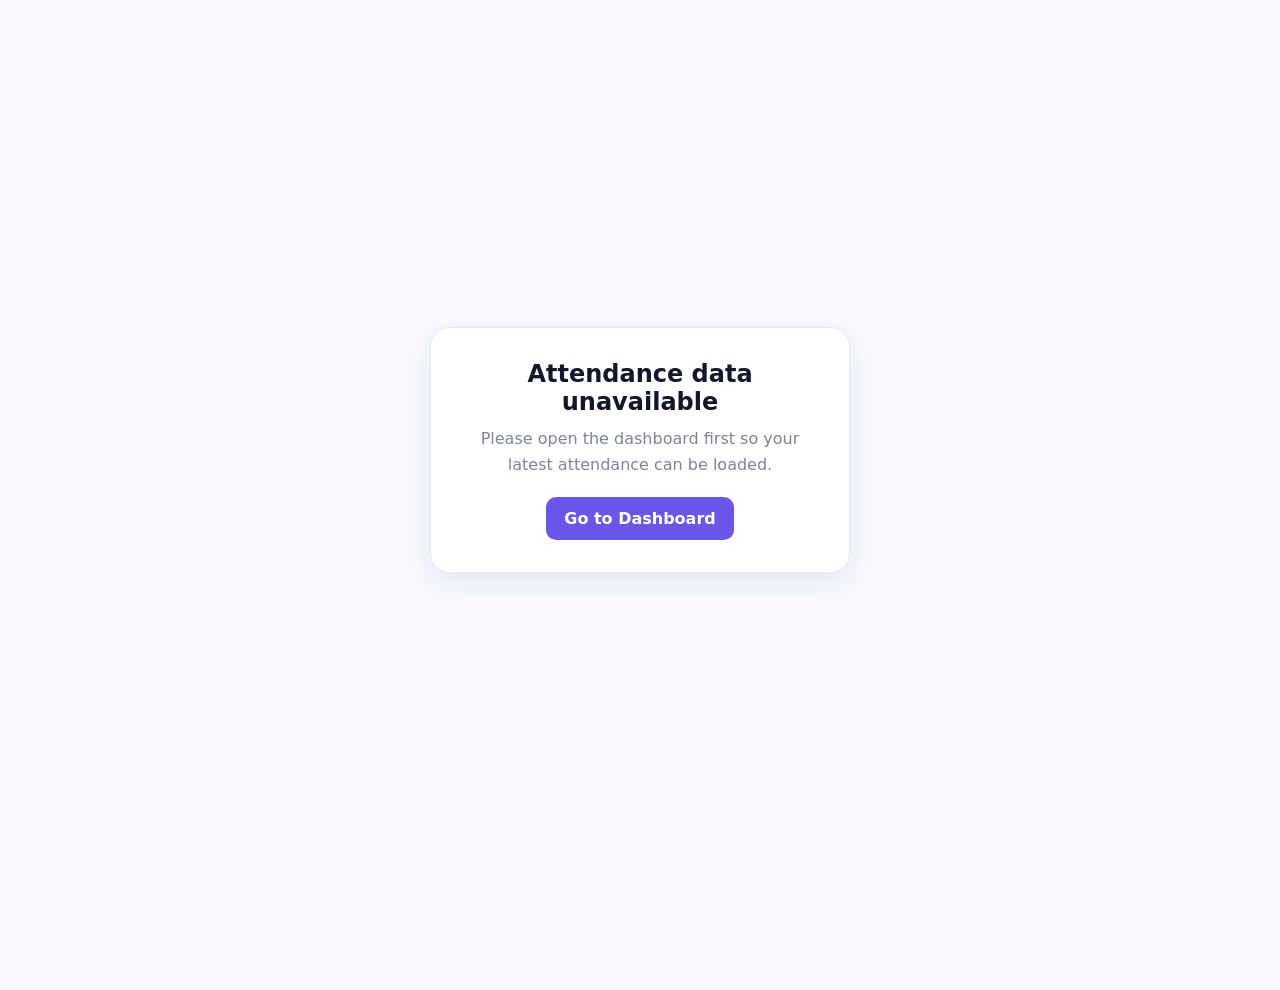
<file: frontend/calculator.html>
<!DOCTYPE html>
<html lang="en">

<head>

    <meta charset="UTF-8">
    <meta name="viewport" content="width=device-width, initial-scale=1.0, viewport-fit=cover">
    <meta name="theme-color" content="#f7f9ff">

    <title>Attendance Calculator | SCCE</title>

    <link rel="stylesheet" href="./css/calculator.css">

</head>


<body>

    <div class="calculator-page">

        <!-- HEADER -->

        <header class="topbar">

            <div class="brand">

                <div class="brand-icon" aria-hidden="true">🎓</div>

                <div>
                    <div class="brand-name">SCCE</div>
                    <div class="brand-subtitle">Attendance</div>
                </div>

            </div>

            <div class="student-mini">

                <div class="avatar" id="avatar" aria-hidden="true">S</div>

                <div>
                    <strong id="studentName">Student</strong>
                    <small id="hallTicket">---</small>
                </div>

            </div>

        </header>


        <main class="content">

            <!-- PAGE HEADING -->

            <section class="page-heading">

                <div class="calculator-icon" aria-hidden="true">🧮</div>

                <div>
                    <h1>Attendance Calculator</h1>
                    <p>See how your attendance changes.</p>
                </div>

            </section>


            <!-- TARGET -->

            <section class="card target-card">

                <div class="section-icon purple" aria-hidden="true">🎯</div>

                <div class="section-content">

                    <h2>Choose your target attendance</h2>

                    <p>I want to maintain at least</p>

                    <select id="targetSelect" aria-label="Target attendance">
                        <option value="65">65% — Minimum required</option>
                        <option value="70">70%</option>
                        <option value="75">75%</option>
                        <option value="80">80%</option>
                        <option value="85">85%</option>
                        <option value="90">90%</option>
                    </select>

                </div>

            </section>


            <!-- CURRENT ATTENDANCE -->

            <section class="card current-card">

                <div class="percentage-circle" id="percentageCircle">

                    <div>
                        <strong id="currentPercentage">0%</strong>
                        <span>Current<br>Attendance</span>
                    </div>

                </div>

                <div class="current-info">

                    <div class="stat-box green-box">
                        <strong id="attendedCount">0</strong>
                        <span>Classes Attended</span>
                    </div>

                    <div class="stat-box purple-box">
                        <strong id="conductedCount">0</strong>
                        <span>Total Conducted</span>
                    </div>

                    <div class="status-box" id="targetStatus" aria-live="polite">
                        Checking...
                    </div>

                </div>

            </section>


            <!-- TARGET RESULT -->

            <section class="card target-result-card">

                <div class="section-icon orange" aria-hidden="true">🚩</div>

                <div class="target-result-content">

                    <h2>Classes needed to reach target</h2>

                    <p>How many more classes do you need to attend?</p>

                    <div class="big-result" id="classesNeeded" aria-live="polite">
                        0 classes
                    </div>

                    <div class="result-message" id="targetMessage">---</div>

                </div>

            </section>


            <!-- WHAT IF ATTEND -->

            <section class="card scenario-card attend-card">

                <div class="scenario-header">

                    <div class="section-icon green" aria-hidden="true">↗</div>

                    <div>
                        <h2>What if I attend?</h2>
                        <p>See your new attendance.</p>
                    </div>

                </div>

                <div class="scenario-body">

                    <div class="select-area">

                        <label for="attendSelect">Upcoming classes</label>

                        <select id="attendSelect">
                            <option value="1">1</option>
                            <option value="2">2</option>
                            <option value="3" selected>3</option>
                            <option value="4">4</option>
                            <option value="5">5</option>
                            <option value="6">6</option>
                            <option value="7">7</option>
                            <option value="8">8</option>
                            <option value="9">9</option>
                            <option value="10">10</option>
                        </select>

                        <span>classes</span>

                    </div>

                    <div class="scenario-result green-result">

                        <span>Your new attendance</span>

                        <strong id="attendResult" aria-live="polite">0%</strong>

                        <small id="attendChange">+0%</small>

                    </div>

                </div>

            </section>


            <!-- WHAT IF MISS -->

            <section class="card scenario-card miss-card">

                <div class="scenario-header">

                    <div class="section-icon red" aria-hidden="true">↘</div>

                    <div>
                        <h2>What if I miss?</h2>
                        <p>See your new attendance.</p>
                    </div>

                </div>

                <div class="scenario-body">

                    <div class="select-area">

                        <label for="missSelect">Upcoming classes</label>

                        <select id="missSelect">
                            <option value="1" selected>1</option>
                            <option value="2">2</option>
                            <option value="3">3</option>
                            <option value="4">4</option>
                            <option value="5">5</option>
                            <option value="6">6</option>
                            <option value="7">7</option>
                            <option value="8">8</option>
                            <option value="9">9</option>
                            <option value="10">10</option>
                        </select>

                        <span>classes</span>

                    </div>

                    <div class="scenario-result red-result">

                        <span>Your new attendance</span>

                        <strong id="missResult" aria-live="polite">0%</strong>

                        <small id="missChange">-0%</small>

                    </div>

                </div>

            </section>


            <!-- CUSTOM SCENARIO -->

            <section class="card custom-card">

                <div class="scenario-header">

                    <div class="section-icon blue" aria-hidden="true">🧮</div>

                    <div>
                        <h2>Custom scenario</h2>
                        <p>Try your own combination.</p>
                    </div>

                </div>

                <div class="custom-controls">

                    <div>
                        <label for="customAttend">Attend</label>
                        <select id="customAttend">
                            <option value="0">0</option>
                            <option value="1">1</option>
                            <option value="2">2</option>
                            <option value="3">3</option>
                            <option value="4">4</option>
                            <option value="5" selected>5</option>
                            <option value="6">6</option>
                            <option value="7">7</option>
                            <option value="8">8</option>
                            <option value="9">9</option>
                            <option value="10">10</option>
                        </select>
                    </div>

                    <div>
                        <label for="customMiss">Miss</label>
                        <select id="customMiss">
                            <option value="0">0</option>
                            <option value="1">1</option>
                            <option value="2" selected>2</option>
                            <option value="3">3</option>
                            <option value="4">4</option>
                            <option value="5">5</option>
                            <option value="6">6</option>
                            <option value="7">7</option>
                            <option value="8">8</option>
                            <option value="9">9</option>
                            <option value="10">10</option>
                        </select>
                    </div>

                </div>

                <div class="custom-result">

                    <span>New attendance</span>

                    <strong id="customResult" aria-live="polite">0%</strong>

                    <small id="customChange">+0%</small>

                </div>

            </section>


            <!-- FOOTER MESSAGE -->

            <div class="calculator-note">

                <span aria-hidden="true">💡</span>

                <span>Your calculations are based on your current attendance.</span>

            </div>

        </main>


        <!-- STUDENT NAVIGATION -->

        <nav class="bottom-nav" aria-label="Student navigation">

            <a href="student.html">
                <span aria-hidden="true">🏡</span>
                Dashboard
            </a>

            <a href="calculator.html" class="active" aria-current="page">
                <span aria-hidden="true">📊</span>
                Calculator
            </a>

        </nav>

    </div>

    <script src="./js/calculator.js"></script>

</body>

</html>
</file>
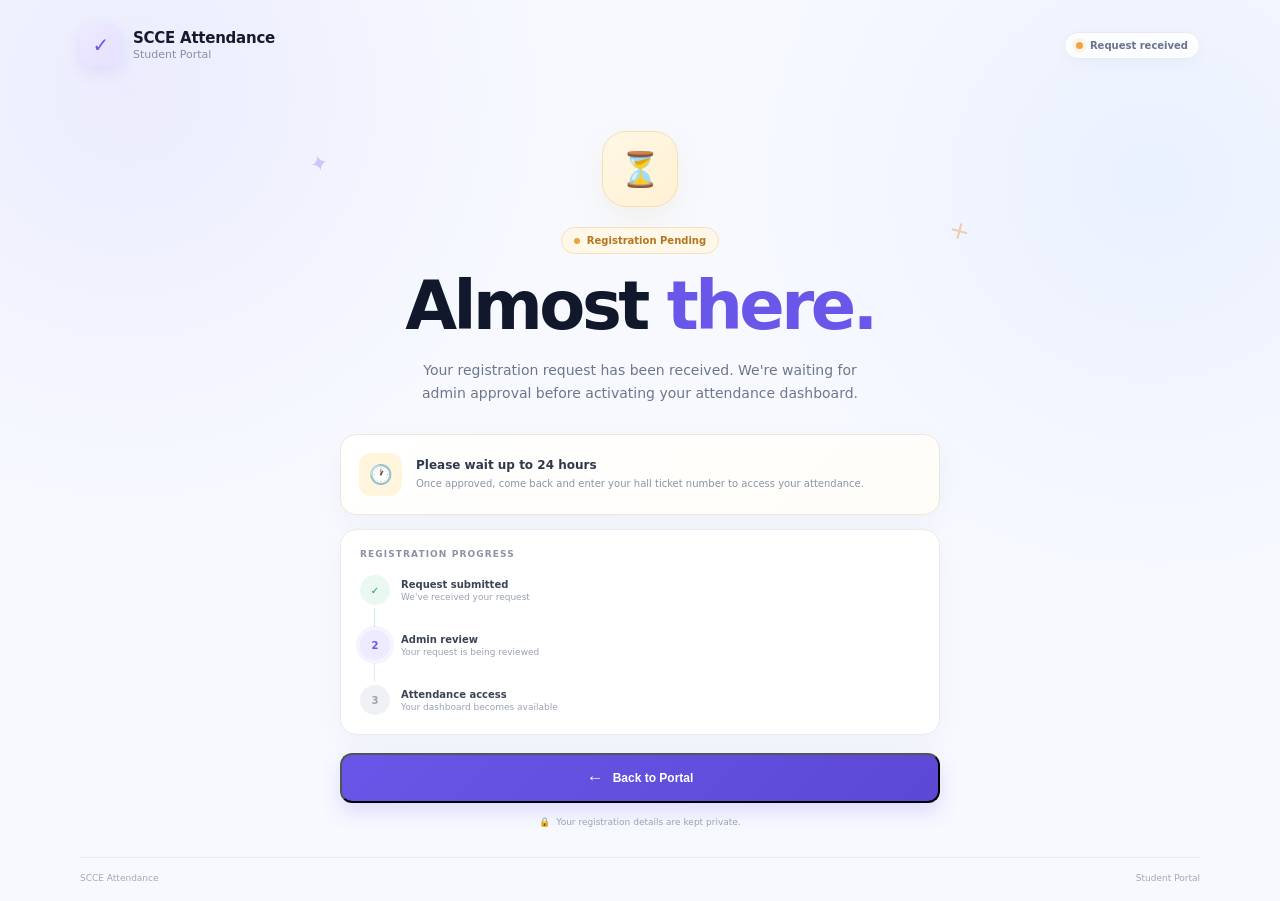
<file: frontend/pending.html>
<!DOCTYPE html>
<html lang="en">
<head>
    <meta charset="UTF-8">
    <meta
        name="viewport"
        content="width=device-width, initial-scale=1.0"
    >

    <title>Registration Pending | SCCE Attendance</title>

    <link rel="stylesheet" href="css/pending.css">
</head>

<body>

<main class="pending-page">

    <!-- =========================
         TOP BAR
    ========================== -->

    <header class="pending-topbar">

        <a
            href="index.html"
            class="pending-brand"
        >

            <div class="pending-brand-icon">
                ✓
            </div>

            <div class="pending-brand-text">

                <strong>
                    SCCE Attendance
                </strong>

                <span>
                    Student Portal
                </span>

            </div>

        </a>


        <div class="pending-status">

            <span class="status-dot"></span>

            Request received

        </div>

    </header>


    <!-- =========================
         MAIN
    ========================== -->

    <section class="pending-content">


        <!-- Decorative elements -->

        <div class="floating-shape shape-one">
            ✦
        </div>

        <div class="floating-shape shape-two">
            +
        </div>


        <!-- =========================
             ICON
        ========================== -->

        <div class="pending-icon-wrap">

            <div class="pending-icon">
                ⏳
            </div>

        </div>


        <!-- =========================
             BADGE
        ========================== -->

        <div class="pending-badge">

            <span></span>

            Registration Pending

        </div>


        <!-- =========================
             TITLE
        ========================== -->

        <h1>
            Almost
            <span>there.</span>
        </h1>


        <p class="pending-description">

            Your registration request has been received.
            We're waiting for admin approval before
            activating your attendance dashboard.

        </p>


        <!-- =========================
             WAITING CARD
        ========================== -->

        <div class="waiting-card">

            <div class="waiting-icon">
                🕐
            </div>


            <div class="waiting-content">

                <strong>
                    Please wait up to 24 hours
                </strong>

                <p>
                    Once approved, come back and enter
                    your hall ticket number to access
                    your attendance.
                </p>

            </div>

        </div>


        <!-- =========================
             PROCESS
        ========================== -->

        <div class="process-card">

            <div class="process-title">
                Registration progress
            </div>


            <div class="process-steps">


                <!-- STEP 1 -->

                <div class="process-step completed">

                    <div class="step-circle">
                        ✓
                    </div>

                    <div class="step-info">

                        <strong>
                            Request submitted
                        </strong>

                        <span>
                            We've received your request
                        </span>

                    </div>

                </div>


                <div class="step-line completed-line"></div>


                <!-- STEP 2 -->

                <div class="process-step current">

                    <div class="step-circle">
                        2
                    </div>

                    <div class="step-info">

                        <strong>
                            Admin review
                        </strong>

                        <span>
                            Your request is being reviewed
                        </span>

                    </div>

                </div>


                <div class="step-line"></div>


                <!-- STEP 3 -->

                <div class="process-step">

                    <div class="step-circle">
                        3
                    </div>

                    <div class="step-info">

                        <strong>
                            Attendance access
                        </strong>

                        <span>
                            Your dashboard becomes available
                        </span>

                    </div>

                </div>

            </div>

        </div>


        <!-- =========================
             BUTTON
        ========================== -->

        <button
            type="button"
            id="backButton"
            class="back-button"
        >

            <span>
                ←
            </span>

            <span>
                Back to Portal
            </span>

        </button>


        <!-- =========================
             SMALL NOTE
        ========================== -->

        <div class="pending-note">

            <span>🔒</span>

            <span>
                Your registration details are kept private.
            </span>

        </div>

    </section>


    <!-- =========================
         FOOTER
    ========================== -->

    <footer class="pending-footer">

        <span>
            SCCE Attendance
        </span>

        <span>
            Student Portal
        </span>

    </footer>

</main>


<script>

    document
        .getElementById("backButton")
        .addEventListener("click", () => {

            window.location.href =
                "index.html";

        });

</script>

</body>
</html>
</file>
<file: frontend/css/calculator.css>
/* =========================================================
   SCCE ATTENDANCE
   CALCULATOR
========================================================= */

* {
    margin: 0;
    padding: 0;
    box-sizing: border-box;
}


:root {

    --bg: #f7f9ff;

    --surface: #ffffff;

    --surface-2: #fafbff;

    --border: #e7eaf1;

    --text: #172033;

    --heading: #11182b;

    --muted: #7a8498;

    --accent: #6857e8;

    --accent-light: #8a7bed;

    --accent-soft: #f0edff;

    --success: #16a875;

    --success-soft: #e9faf3;

    --danger: #dc5964;

    --danger-soft: #fff0f2;

    --orange: #c48727;

    --orange-soft: #fff4dc;

    --blue: #4b7bec;

    --blue-soft: #edf3ff;
}


body {

    min-height: 100vh;

    background:
        radial-gradient(
            circle at 5% 5%,
            rgba(104, 87, 232, 0.07),
            transparent 28%
        ),
        radial-gradient(
            circle at 95% 15%,
            rgba(59, 130, 246, 0.06),
            transparent 28%
        ),
        var(--bg);

    color: var(--text);

    font-family:
        Inter,
        ui-sans-serif,
        system-ui,
        -apple-system,
        BlinkMacSystemFont,
        "Segoe UI",
        sans-serif;

    -webkit-font-smoothing: antialiased;

    padding-bottom: 90px;
}


/* =========================================================
   PAGE
========================================================= */

.calculator-page {

    width: 100%;

    max-width: 1050px;

    margin: auto;

    padding:
        28px
        24px
        40px;
}


/* =========================================================
   TOPBAR
========================================================= */

.topbar {

    display: flex;

    align-items: center;

    justify-content: space-between;

    padding-bottom: 25px;

    border-bottom:
        1px solid var(--border);
}


.brand {

    display: flex;

    align-items: center;

    gap: 12px;
}


.brand-icon {

    width: 40px;
    height: 40px;

    display: flex;

    align-items: center;
    justify-content: center;

    border-radius: 12px;

    background:
        linear-gradient(
            135deg,
            #eeeaff,
            #e5e1ff
        );

    font-size: 19px;

    box-shadow:
        0 6px 18px
        rgba(104, 87, 232, 0.10);
}


.brand-name {

    color: #151b2d;

    font-size: 15px;

    font-weight: 750;
}


.brand-subtitle {

    margin-top: 2px;

    color: #8790a3;

    font-size: 11px;
}


/* =========================================================
   STUDENT
========================================================= */

.student-mini {

    display: flex;

    align-items: center;

    gap: 9px;
}


.student-mini strong {

    display: block;

    color: var(--heading);

    font-size: 13px;
}


.student-mini small {

    display: block;

    margin-top: 2px;

    color: var(--muted);

    font-size: 10px;
}


.avatar {

    width: 36px;
    height: 36px;

    display: flex;

    align-items: center;
    justify-content: center;

    border-radius: 50%;

    background:
        linear-gradient(
            135deg,
            #7565ed,
            #5746d9
        );

    color: white;

    font-size: 13px;

    font-weight: 800;
}


/* =========================================================
   CONTENT
========================================================= */

.content {

    padding-top: 38px;
}


/* =========================================================
   PAGE HEADING
========================================================= */

.page-heading {

    display: flex;

    align-items: center;

    gap: 14px;

    margin-bottom: 25px;
}


.calculator-icon {

    width: 48px;
    height: 48px;

    display: flex;

    align-items: center;
    justify-content: center;

    border-radius: 14px;

    background:
        linear-gradient(
            135deg,
            #7162ed,
            #5c4bd8
        );

    color: white;

    font-size: 22px;

    box-shadow:
        0 10px 25px
        rgba(104, 87, 232, 0.18);
}


.page-heading h1 {

    color: var(--heading);

    font-size: 32px;

    line-height: 1.1;

    letter-spacing: -1.2px;

    font-weight: 850;
}


.page-heading p {

    margin-top: 5px;

    color: var(--muted);

    font-size: 14px;
}


/* =========================================================
   CARD
========================================================= */

.card {

    margin-bottom: 16px;

    padding: 22px;

    background: var(--surface);

    border:
        1px solid var(--border);

    border-radius: 20px;

    box-shadow:
        0 10px 30px
        rgba(25, 35, 65, 0.035);
}


/* =========================================================
   TARGET
========================================================= */

.target-card {

    display: flex;

    gap: 15px;

    background:
        linear-gradient(
            145deg,
            #f1eeff,
            #ffffff 70%
        );

    border-color: #e4dfff;
}


.section-icon {

    width: 40px;
    height: 40px;

    flex-shrink: 0;

    display: flex;

    align-items: center;
    justify-content: center;

    border-radius: 12px;

    font-size: 19px;
}


.section-icon.purple {

    background: var(--accent-soft);

    color: var(--accent);
}


.section-icon.green {

    background: var(--success-soft);

    color: var(--success);
}


.section-icon.red {

    background: var(--danger-soft);

    color: var(--danger);
}


.section-icon.orange {

    background: var(--orange-soft);

    color: var(--orange);
}


.section-icon.blue {

    background: var(--blue-soft);

    color: var(--blue);
}


.section-content {

    flex: 1;
}


.section-content h2,
.scenario-header h2,
.target-result-content h2 {

    color: var(--heading);

    font-size: 17px;

    font-weight: 800;
}


.section-content p,
.scenario-header p,
.target-result-content p {

    margin-top: 5px;

    color: var(--muted);

    font-size: 13px;

    line-height: 1.5;
}


select {

    width: 100%;

    margin-top: 12px;

    padding:
        12px
        14px;

    background: #ffffff;

    color: var(--text);

    border:
        1px solid #dfe3ed;

    border-radius: 11px;

    outline: none;

    font-size: 16px;

    font-weight: 650;

    cursor: pointer;
}


select:focus {

    border-color: var(--accent);

    box-shadow:
        0 0 0 3px
        rgba(104, 87, 232, 0.10);
}


/* =========================================================
   CURRENT
========================================================= */

.current-card {

    display: grid;

    grid-template-columns: 210px 1fr;

    align-items: center;

    gap: 28px;
}


.percentage-circle {

    width: 190px;
    height: 190px;

    margin: auto;

    display: flex;

    align-items: center;
    justify-content: center;

    border-radius: 50%;

    background:
        conic-gradient(
            var(--accent) 0deg,
            #7464ec 246deg,
            #e5e7f0 246deg,
            #e5e7f0 360deg
        );

    position: relative;
}


.percentage-circle::before {

    content: "";

    position: absolute;

    width: 158px;
    height: 158px;

    border-radius: 50%;

    background: white;
}


.percentage-circle > div {

    position: relative;

    z-index: 1;

    text-align: center;
}


.percentage-circle strong {

    display: block;

    color: var(--heading);

    font-size: 34px;

    letter-spacing: -1.5px;

    font-weight: 850;
}


.percentage-circle span {

    display: block;

    margin-top: 4px;

    color: var(--muted);

    font-size: 12px;

    line-height: 1.4;
}


.current-info {

    display: grid;

    grid-template-columns: 1fr 1fr;

    gap: 12px;
}


.stat-box {

    padding: 17px;

    border-radius: 15px;
}


.green-box {

    background: var(--success-soft);
}


.purple-box {

    background: var(--accent-soft);
}


.stat-box strong {

    display: block;

    color: var(--heading);

    font-size: 25px;

    font-weight: 850;
}


.stat-box span {

    display: block;

    margin-top: 3px;

    color: var(--muted);

    font-size: 11px;
}


.status-box {

    grid-column: 1 / -1;

    padding: 15px;

    border-radius: 14px;

    background: var(--success-soft);

    color: #087d58;

    font-size: 13px;

    font-weight: 700;

    text-align: center;
}


/* =========================================================
   TARGET RESULT
========================================================= */

.target-result-card {

    display: flex;

    gap: 15px;

    background:
        linear-gradient(
            145deg,
            #fffaf0,
            #ffffff
        );
}


.target-result-content {

    flex: 1;
}


.big-result {

    margin-top: 15px;

    color: var(--heading);

    font-size: 32px;

    font-weight: 850;

    letter-spacing: -1px;
}


.result-message {

    margin-top: 7px;

    color: var(--success);

    font-size: 13px;

    font-weight: 650;
}


/* =========================================================
   SCENARIOS
========================================================= */

.scenario-header {

    display: flex;

    align-items: center;

    gap: 13px;

    margin-bottom: 17px;
}


.scenario-body {

    display: grid;

    grid-template-columns: 180px 1fr;

    gap: 15px;

    align-items: center;
}


.select-area label {

    display: block;

    color: var(--muted);

    font-size: 11px;

    font-weight: 650;
}


.select-area select {

    margin-top: 7px;
}


.select-area span {

    display: block;

    margin-top: 5px;

    color: var(--muted);

    font-size: 11px;
}


.attend-card {

    background:
        linear-gradient(
            145deg,
            #f4fffb,
            #ffffff
        );

    border-color: #d7f0e6;
}


.miss-card {

    background:
        linear-gradient(
            145deg,
            #fff7f8,
            #ffffff
        );

    border-color: #f5dce0;
}


.scenario-result {

    padding: 18px;

    border-radius: 15px;

    text-align: center;
}


.green-result {

    background: var(--success-soft);
}


.red-result {

    background: var(--danger-soft);
}


.scenario-result span {

    display: block;

    color: var(--muted);

    font-size: 11px;
}


.scenario-result strong {

    display: block;

    margin-top: 4px;

    font-size: 29px;

    font-weight: 850;
}


.green-result strong {

    color: #087d58;
}


.red-result strong {

    color: var(--danger);
}


.scenario-result small {

    display: inline-block;

    margin-top: 5px;

    padding:
        4px
        9px;

    border-radius: 20px;

    font-size: 11px;

    font-weight: 750;
}


.green-result small {

    background: #d5f5e7;

    color: #087d58;
}


.red-result small {

    background: #ffe0e4;

    color: #c83e4b;
}


/* =========================================================
   CUSTOM
========================================================= */

.custom-card {

    background:
        linear-gradient(
            145deg,
            #f8faff,
            #ffffff
        );
}


.custom-controls {

    display: grid;

    grid-template-columns: 1fr 1fr;

    gap: 12px;
}


.custom-controls label {

    display: block;

    color: var(--muted);

    font-size: 11px;

    font-weight: 650;
}


.custom-controls select {

    margin-top: 7px;
}


.custom-result {

    margin-top: 15px;

    padding: 17px;

    background: var(--accent-soft);

    border-radius: 15px;

    text-align: center;
}


.custom-result span {

    display: block;

    color: var(--muted);

    font-size: 11px;
}


.custom-result strong {

    display: inline-block;

    margin-top: 3px;

    color: var(--heading);

    font-size: 30px;

    font-weight: 850;
}


.custom-result small {

    margin-left: 8px;

    color: var(--success);

    font-size: 12px;

    font-weight: 750;
}


/* =========================================================
   NOTE
========================================================= */

.calculator-note {

    display: flex;

    align-items: center;

    justify-content: center;

    gap: 8px;

    margin-top: 25px;

    padding: 14px;

    background: var(--accent-soft);

    border-radius: 14px;

    color: #7770c9;

    font-size: 11px;

    text-align: center;
}


/* =========================================================
   BOTTOM NAV
========================================================= */

.bottom-nav {

    position: fixed;

    left: 50%;

    bottom: 12px;

    transform: translateX(-50%);

    width: min(
        calc(100% - 24px),
        600px
    );

    display: grid;

    grid-template-columns:
        repeat(2, 1fr);

    padding: 7px;

    background:
        rgba(255, 255, 255, 0.94);

    border:
        1px solid var(--border);

    border-radius: 18px;

    box-shadow:
        0 12px 35px
        rgba(25, 35, 65, 0.12);

    backdrop-filter: blur(12px);

    z-index: 100;
}


.bottom-nav a {

    display: flex;

    flex-direction: column;

    align-items: center;

    justify-content: center;

    gap: 3px;

    min-height: 50px;

    border-radius: 12px;

    color: #7d8799;

    text-decoration: none;

    font-size: 9px;

    font-weight: 650;
}


.bottom-nav a span {

    font-size: 18px;
}


.bottom-nav a.active {

    background: var(--accent-soft);

    color: var(--accent);
}


/* =========================================================
   MOBILE
========================================================= */

@media (max-width: 700px) {

    .calculator-page {

        padding:
            20px
            16px
            95px;
    }


    .content {

        padding-top: 30px;
    }


    .page-heading h1 {

        font-size: 28px;
    }


    .current-card {

        grid-template-columns: 1fr;

        gap: 20px;
    }


    .percentage-circle {

        width: 170px;
        height: 170px;
    }


    .percentage-circle::before {

        width: 142px;
        height: 142px;
    }


    .current-info {

        width: 100%;
    }


    .scenario-body {

        grid-template-columns: 1fr;

    }


    .scenario-result {

        width: 100%;
    }

}


/* =========================================================
   SMALL MOBILE
========================================================= */

@media (max-width: 430px) {

    .calculator-page {

        padding:
            18px
            14px
            95px;
    }


    .topbar {

        padding-bottom: 20px;
    }


    .brand-icon {

        width: 37px;
        height: 37px;

        border-radius: 10px;

        font-size: 17px;
    }


    .brand-name {

        font-size: 14px;
    }


    .student-mini strong {

        font-size: 12px;
    }


    .student-mini small {

        font-size: 9px;
    }


    .avatar {

        width: 33px;
        height: 33px;

        font-size: 12px;
    }


    .content {

        padding-top: 26px;
    }


    .page-heading {

        gap: 11px;

        margin-bottom: 20px;
    }


    .calculator-icon {

        width: 42px;
        height: 42px;

        font-size: 19px;
    }


    .page-heading h1 {

        font-size: 25px;

        letter-spacing: -0.8px;
    }


    .page-heading p {

        font-size: 12px;
    }


    .card {

        padding: 18px;

        border-radius: 18px;
    }


    .current-info {

        grid-template-columns: 1fr 1fr;
    }


    .stat-box {

        padding: 14px;
    }


    .stat-box strong {

        font-size: 22px;
    }


    .big-result {

        font-size: 28px;
    }


    .custom-controls {

        grid-template-columns: 1fr 1fr;
    }


    .bottom-nav {

        bottom: 9px;

        width:
            calc(100% - 18px);

        border-radius: 16px;
    }

}
</file>
<file: frontend/css/pending.css>
/* =========================================================
   SCCE ATTENDANCE
   REGISTRATION PENDING
========================================================= */


/* =========================================================
   RESET
========================================================= */

* {
    margin: 0;
    padding: 0;
    box-sizing: border-box;
}


html {
    scroll-behavior: smooth;
}


body {
    min-height: 100vh;

    background:
        radial-gradient(
            circle at 10% 10%,
            rgba(104, 87, 232, 0.08),
            transparent 30%
        ),
        radial-gradient(
            circle at 90% 20%,
            rgba(59, 130, 246, 0.07),
            transparent 30%
        ),
        #f7f9ff;

    color: #172033;

    font-family:
        Inter,
        ui-sans-serif,
        system-ui,
        -apple-system,
        BlinkMacSystemFont,
        "Segoe UI",
        sans-serif;

    -webkit-font-smoothing: antialiased;
}


/* =========================================================
   PAGE
========================================================= */

.pending-page {
    min-height: 100vh;

    padding:
        24px
        28px
        18px;

    display: flex;
    flex-direction: column;
}


/* =========================================================
   TOP BAR
========================================================= */

.pending-topbar {
    width: 100%;
    max-width: 1120px;

    margin: 0 auto;

    display: flex;
    align-items: center;
    justify-content: space-between;
}


/* =========================================================
   BRAND
========================================================= */

.pending-brand {
    display: flex;
    align-items: center;

    gap: 11px;

    color: inherit;

    text-decoration: none;

    user-select: none;
}


.pending-brand-icon {
    width: 42px;
    height: 42px;

    display: flex;
    align-items: center;
    justify-content: center;

    border-radius: 13px;

    background:
        linear-gradient(
            135deg,
            #eeeaff,
            #e5e1ff
        );

    color: #6857e8;

    font-size: 20px;
    font-weight: 900;

    box-shadow:
        0 6px 18px rgba(104, 87, 232, 0.12);
}


.pending-brand-text {
    display: flex;
    flex-direction: column;

    gap: 1px;
}


.pending-brand-text strong {
    color: #151b2d;

    font-size: 15px;

    font-weight: 750;

    letter-spacing: -0.25px;
}


.pending-brand-text span {
    color: #8790a3;

    font-size: 11px;

    font-weight: 500;
}


/* =========================================================
   TOP STATUS
========================================================= */

.pending-status {
    display: inline-flex;
    align-items: center;

    gap: 7px;

    padding:
        7px
        11px;

    border-radius: 999px;

    background: rgba(255, 255, 255, 0.85);

    border: 1px solid #e8ebf2;

    color: #69738a;

    font-size: 10px;

    font-weight: 650;

    box-shadow:
        0 4px 15px rgba(20, 30, 60, 0.03);
}


.status-dot {
    width: 7px;
    height: 7px;

    border-radius: 50%;

    background: #f0a53c;

    box-shadow:
        0 0 0 4px rgba(240, 165, 60, 0.10);
}


/* =========================================================
   MAIN CONTENT
========================================================= */

.pending-content {
    width: 100%;
    max-width: 600px;

    margin:
        0 auto;

    padding:
        65px
        0
        30px;

    text-align: center;

    position: relative;
}


/* =========================================================
   DECORATIONS
========================================================= */

.floating-shape {
    position: absolute;

    pointer-events: none;

    user-select: none;

    opacity: 0.5;
}


.shape-one {
    top: 85px;
    left: -30px;

    color: #a79cf0;

    font-size: 22px;

    transform: rotate(-15deg);
}


.shape-two {
    top: 150px;
    right: -30px;

    color: #e9a85e;

    font-size: 25px;

    transform: rotate(15deg);
}


/* =========================================================
   PENDING ICON
========================================================= */

.pending-icon-wrap {
    width: 76px;
    height: 76px;

    margin:
        0 auto
        20px;

    display: flex;
    align-items: center;
    justify-content: center;

    border-radius: 24px;

    background:
        linear-gradient(
            135deg,
            #fff7e6,
            #fff1d2
        );

    border: 1px solid #f6dfb5;

    box-shadow:
        0 12px 30px rgba(220, 160, 60, 0.10);
}


.pending-icon {
    font-size: 34px;

    line-height: 1;

    animation:
        gentleFloat 2.5s ease-in-out infinite;
}


@keyframes gentleFloat {

    0%,
    100% {
        transform: translateY(0);
    }

    50% {
        transform: translateY(-4px);
    }

}


/* =========================================================
   BADGE
========================================================= */

.pending-badge {
    display: inline-flex;
    align-items: center;

    gap: 7px;

    padding:
        7px
        12px;

    border-radius: 999px;

    background: #fff7e7;

    border: 1px solid #f5e2bd;

    color: #b47720;

    font-size: 10px;

    font-weight: 750;
}


.pending-badge span {
    width: 6px;
    height: 6px;

    border-radius: 50%;

    background: #e7a33d;

    animation:
        statusPulse 1.8s ease-in-out infinite;
}


@keyframes statusPulse {

    0%,
    100% {
        opacity: 1;
    }

    50% {
        opacity: 0.4;
    }

}


/* =========================================================
   TITLE
========================================================= */

.pending-content h1 {
    margin-top: 20px;

    color: #11182b;

    font-size:
        clamp(
            48px,
            8vw,
            67px
        );

    line-height: 0.98;

    letter-spacing: -3.5px;

    font-weight: 850;
}


.pending-content h1 span {
    color: #6857e8;
}


/* =========================================================
   DESCRIPTION
========================================================= */

.pending-description {
    max-width: 470px;

    margin:
        19px auto
        0;

    color: #6d778b;

    font-size: 14px;

    line-height: 1.7;
}


/* =========================================================
   WAITING CARD
========================================================= */

.waiting-card {
    margin-top: 28px;

    padding: 18px;

    display: flex;
    align-items: center;

    gap: 14px;

    text-align: left;

    background:
        linear-gradient(
            135deg,
            #ffffff,
            #fffdf8
        );

    border:
        1px solid #eee7d9;

    border-radius: 16px;

    box-shadow:
        0 10px 30px rgba(40, 45, 70, 0.04);
}


.waiting-icon {
    width: 43px;
    height: 43px;

    flex-shrink: 0;

    display: flex;
    align-items: center;
    justify-content: center;

    border-radius: 12px;

    background: #fff4dc;

    font-size: 19px;
}


.waiting-content {
    min-width: 0;
}


.waiting-content strong {
    display: block;

    color: #30394c;

    font-size: 12px;

    font-weight: 750;
}


.waiting-content p {
    margin-top: 4px;

    color: #8b94a5;

    font-size: 10px;

    line-height: 1.55;
}


/* =========================================================
   PROCESS CARD
========================================================= */

.process-card {
    margin-top: 14px;

    padding: 19px;

    text-align: left;

    background: #ffffff;

    border:
        1px solid #e7eaf1;

    border-radius: 16px;

    box-shadow:
        0 10px 30px rgba(25, 35, 65, 0.035);
}


.process-title {
    color: #8b92a3;

    font-size: 9px;

    font-weight: 800;

    letter-spacing: 1.1px;

    text-transform: uppercase;

    margin-bottom: 16px;
}


/* =========================================================
   PROCESS STEPS
========================================================= */

.process-step {
    display: flex;
    align-items: center;

    gap: 11px;
}


.step-circle {
    width: 30px;
    height: 30px;

    flex-shrink: 0;

    display: flex;
    align-items: center;
    justify-content: center;

    border-radius: 50%;

    background: #f0f1f5;

    color: #9aa2b2;

    font-size: 10px;

    font-weight: 800;
}


.process-step.completed
.step-circle {
    background: #eaf8f2;

    color: #169568;
}


.process-step.current
.step-circle {
    background: #eeeaff;

    color: #6857e8;

    box-shadow:
        0 0 0 4px rgba(
            104,
            87,
            232,
            0.07
        );
}


.step-info {
    display: flex;
    flex-direction: column;

    gap: 2px;
}


.step-info strong {
    color: #3b4355;

    font-size: 10px;

    font-weight: 750;
}


.step-info span {
    color: #9aa2b1;

    font-size: 9px;
}


/* =========================================================
   STEP LINE
========================================================= */

.step-line {
    width: 1px;
    height: 19px;

    margin:
        3px
        0
        3px
        14px;

    background: #e6e8ee;
}


.step-line.completed-line {
    background: #ccefe0;
}


/* =========================================================
   BACK BUTTON
========================================================= */

.back-button {
    width: 100%;
    height: 50px;

    margin-top: 18px;

    display: flex;
    align-items: center;
    justify-content: center;

    gap: 9px;

    border-radius: 12px;

    background:
        linear-gradient(
            135deg,
            #6857e8,
            #5b49d5
        );

    color: #ffffff;

    font-size: 12px;

    font-weight: 750;

    cursor: pointer;

    box-shadow:
        0 9px 20px rgba(
            104,
            87,
            232,
            0.18
        );

    transition:
        transform 0.15s ease,
        box-shadow 0.2s ease,
        filter 0.2s ease;
}


.back-button:hover {
    transform: translateY(-1px);

    filter: brightness(1.03);

    box-shadow:
        0 12px 25px rgba(
            104,
            87,
            232,
            0.23
        );
}


.back-button:active {
    transform: translateY(0);

    box-shadow:
        0 6px 13px rgba(
            104,
            87,
            232,
            0.15
        );
}


.back-button span:first-child {
    font-size: 17px;
}


/* =========================================================
   PRIVATE NOTE
========================================================= */

.pending-note {
    margin-top: 14px;

    display: flex;
    align-items: center;
    justify-content: center;

    gap: 6px;

    color: #9aa2b1;

    font-size: 9px;
}


/* =========================================================
   FOOTER
========================================================= */

.pending-footer {
    width: 100%;
    max-width: 1120px;

    margin:
        auto
        auto
        0;

    padding-top: 15px;

    display: flex;
    align-items: center;
    justify-content: space-between;

    border-top:
        1px solid #e8ebf2;

    color: #a1a8b6;

    font-size: 9px;
}


/* =========================================================
   MOBILE
========================================================= */

@media (max-width: 620px) {

    .pending-page {
        padding:
            16px
            14px
            18px;
    }


    .pending-brand-icon {
        width: 39px;
        height: 39px;

        border-radius: 11px;

        font-size: 18px;
    }


    .pending-brand-text strong {
        font-size: 13px;
    }


    .pending-brand-text span {
        font-size: 10px;
    }


    .pending-status {
        padding:
            6px
            9px;

        font-size: 8px;
    }


    .pending-content {
        padding-top: 45px;
    }


    .floating-shape {
        display: none;
    }


    .pending-icon-wrap {
        width: 68px;
        height: 68px;

        border-radius: 21px;
    }


    .pending-icon {
        font-size: 29px;
    }


    .pending-content h1 {
        font-size: 46px;

        letter-spacing: -2.7px;
    }


    .pending-description {
        font-size: 12px;

        line-height: 1.65;
    }


    .waiting-card {
        padding: 15px;

        gap: 11px;
    }


    .waiting-icon {
        width: 39px;
        height: 39px;

        border-radius: 10px;

        font-size: 17px;
    }


    .waiting-content strong {
        font-size: 11px;
    }


    .waiting-content p {
        font-size: 9px;
    }


    .process-card {
        padding: 16px;
    }


    .back-button {
        height: 49px;
    }


    .pending-footer {
        font-size: 8px;
    }

}


/* =========================================================
   VERY SMALL MOBILE
========================================================= */

@media (max-width: 380px) {

    .pending-content {
        padding-top: 35px;
    }


    .pending-content h1 {
        font-size: 41px;

        letter-spacing: -2.2px;
    }


    .pending-description {
        font-size: 11px;
    }


    .pending-status {
        display: none;
    }

}
</file>
